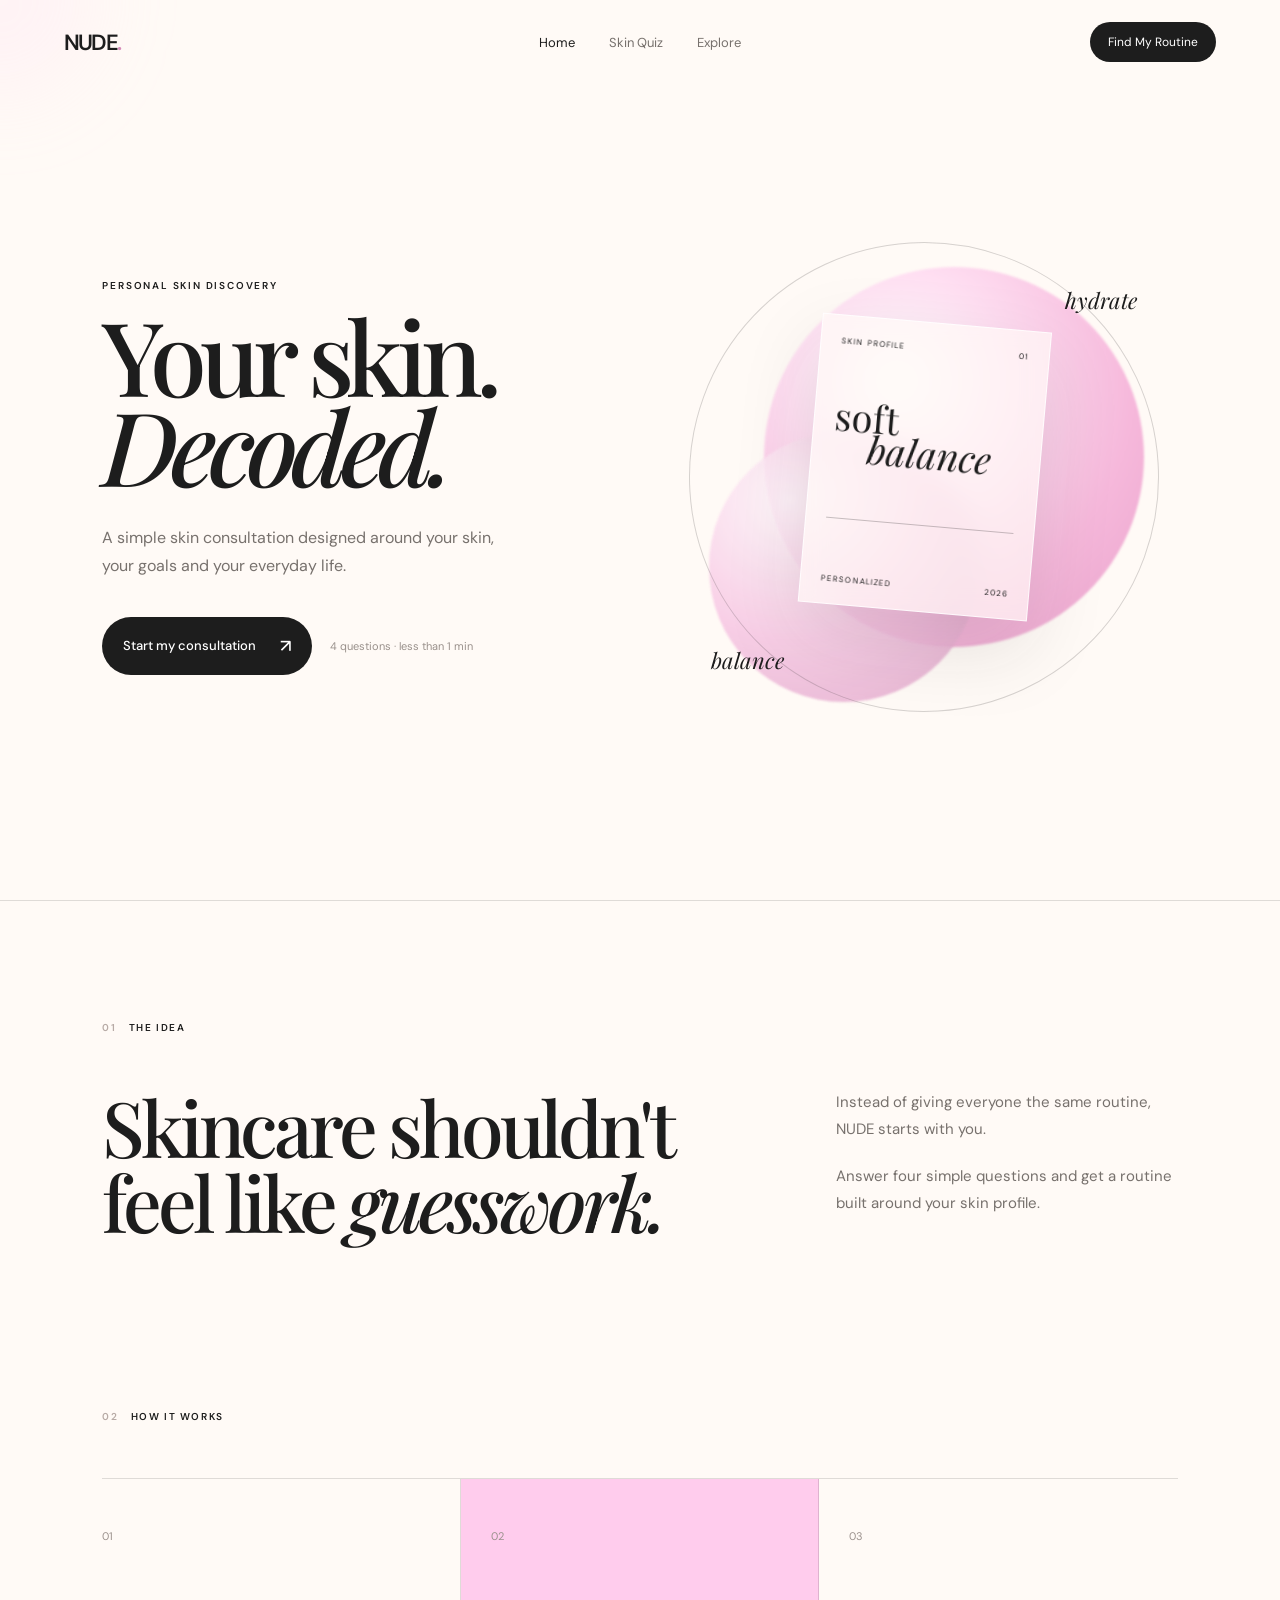
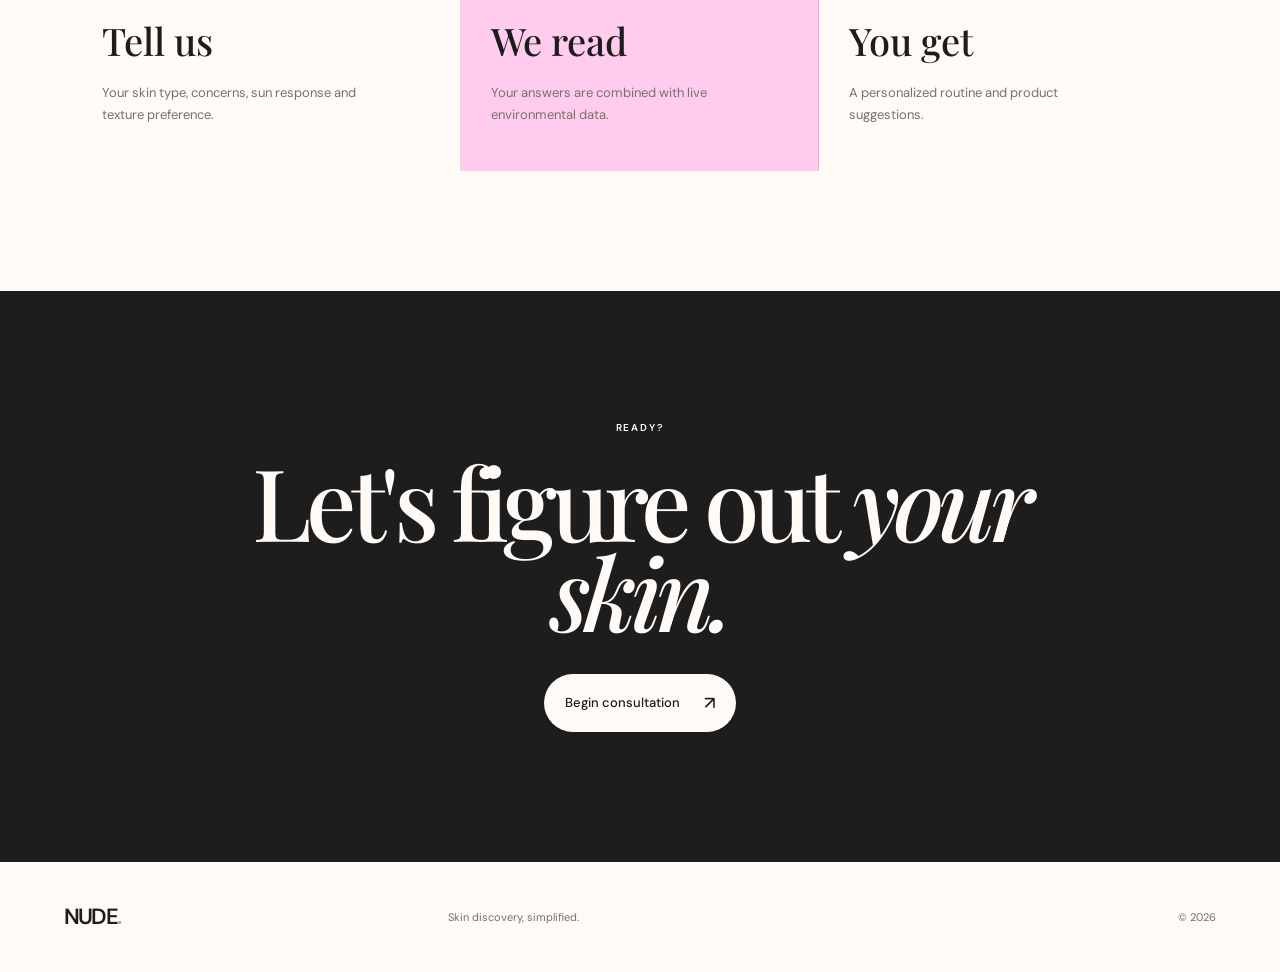
<file: index.html>
<!DOCTYPE html>
<html lang="en">
<head>
    <meta charset="UTF-8">
    <meta name="viewport" content="width=device-width, initial-scale=1.0">

    <title>NUDE — Your Skin, Decoded</title>

    <link rel="stylesheet" href="css/style.css">

    <link rel="preconnect" href="https://fonts.googleapis.com">
    <link rel="preconnect" href="https://fonts.gstatic.com" crossorigin>

    <link href="https://fonts.googleapis.com/css2?family=DM+Sans:wght@400;500;600&family=Playfair+Display:ital,wght@0,500;0,600;1,500;1,600&display=swap" rel="stylesheet">
</head>

<body>

    <div class="cursor-glow"></div>

    <!-- NAVIGATION -->
    <header class="nav">
        <a href="index.html" class="logo">NUDE<span>.</span></a>

        <nav class="nav-links">
            <a href="index.html" class="active">Home</a>
            <a href="quiz.html">Skin Quiz</a>
            <a href="products.html">Explore</a>
        </nav>

        <a href="quiz.html" class="nav-cta">
            Find My Routine
        </a>
    </header>


    <!-- HERO -->
    <main>

        <section class="hero">

            <div class="hero-copy">

                <p class="eyebrow reveal">
                    PERSONAL SKIN DISCOVERY
                </p>

                <h1 class="reveal delay-1">
                    Your skin.<br>
                    <em>Decoded.</em>
                </h1>

                <p class="hero-description reveal delay-2">
                    A simple skin consultation designed around
                    your skin, your goals and your everyday life.
                </p>

                <div class="hero-actions reveal delay-3">

                    <a href="quiz.html" class="button button-dark">
                        Start my consultation
                        <span>↗</span>
                    </a>

                    <span class="micro-copy">
                        4 questions · less than 1 min
                    </span>

                </div>

            </div>


            <!-- CSS-ONLY VISUAL -->
            <div class="hero-art">

                <div class="art-circle circle-one"></div>

                <div class="art-circle circle-two"></div>

                <div class="art-ring"></div>

                <div class="art-card">

                    <div class="art-card-top">
                        <span>SKIN PROFILE</span>
                        <span>01</span>
                    </div>

                    <div class="art-card-title">
                        <span>soft</span>
                        <span>balance</span>
                    </div>

                    <div class="art-line"></div>

                    <div class="art-card-bottom">
                        <span>PERSONALIZED</span>
                        <span>2026</span>
                    </div>

                </div>

                <div class="floating-word word-one">
                    hydrate
                </div>

                <div class="floating-word word-two">
                    balance
                </div>

            </div>

        </section>


        <!-- INTRO -->
        <section class="intro section-padding">

            <div class="section-label">
                <span>01</span>
                THE IDEA
            </div>

            <div class="intro-grid">

                <h2>
                    Skincare shouldn't feel
                    like <em>guesswork.</em>
                </h2>

                <div>

                    <p>
                        Instead of giving everyone the same routine,
                        NUDE starts with you.
                    </p>

                    <p>
                        Answer four simple questions and get a
                        routine built around your skin profile.
                    </p>

                </div>

            </div>

        </section>


        <!-- PROCESS -->
        <section class="process section-padding">

            <div class="section-label">
                <span>02</span>
                HOW IT WORKS
            </div>

            <div class="process-grid">

                <article class="process-card">

                    <span class="process-number">01</span>

                    <h3>
                        Tell us
                    </h3>

                    <p>
                        Your skin type, concerns,
                        sun response and texture preference.
                    </p>

                </article>


                <article class="process-card featured">

                    <span class="process-number">02</span>

                    <h3>
                        We read
                    </h3>

                    <p>
                        Your answers are combined with
                        live environmental data.
                    </p>

                </article>


                <article class="process-card">

                    <span class="process-number">03</span>

                    <h3>
                        You get
                    </h3>

                    <p>
                        A personalized routine and
                        product suggestions.
                    </p>

                </article>

            </div>

        </section>


        <!-- CTA -->
        <section class="final-cta">

            <div class="final-cta-inner">

                <p class="eyebrow">
                    READY?
                </p>

                <h2>
                    Let's figure out
                    <em>your skin.</em>
                </h2>

                <a href="quiz.html" class="button button-light">
                    Begin consultation
                    <span>↗</span>
                </a>

            </div>

        </section>

    </main>


    <footer class="footer">

        <div class="logo">
            NUDE<span>.</span>
        </div>

        <p>
            Skin discovery, simplified.
        </p>

        <span>
            © 2026
        </span>

    </footer>


    <script src="js/main.js"></script>

</body>
</html>
</file>
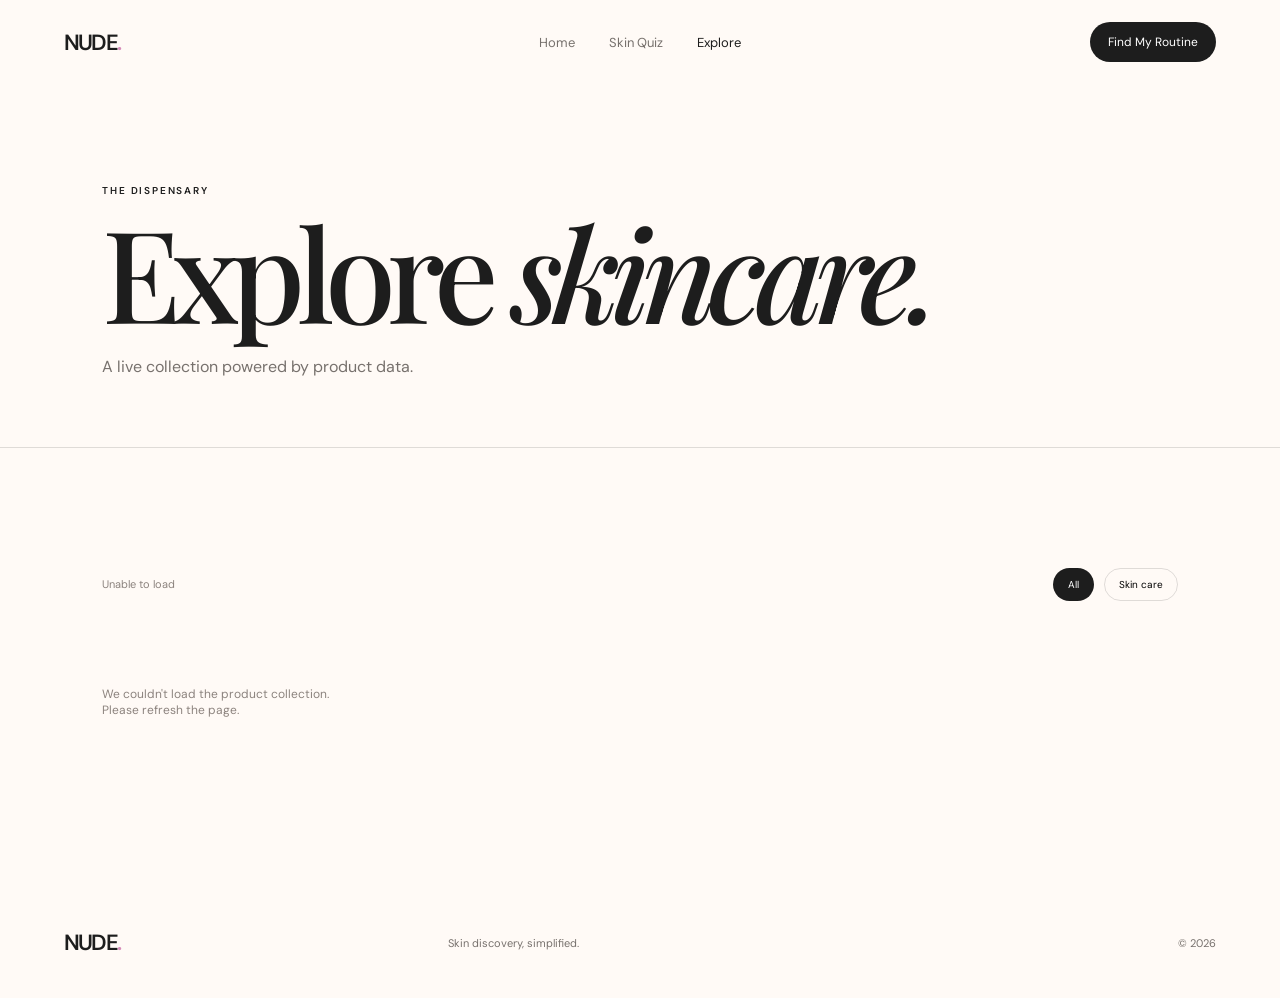
<file: products.html>
<!DOCTYPE html>
<html lang="en">
<head>

    <meta charset="UTF-8">
    <meta name="viewport" content="width=device-width, initial-scale=1.0">

    <title>NUDE — Explore</title>

    <link rel="stylesheet" href="css/style.css">

    <link rel="preconnect" href="https://fonts.googleapis.com">
    <link rel="preconnect" href="https://fonts.gstatic.com" crossorigin>

    <link href="https://fonts.googleapis.com/css2?family=DM+Sans:wght@400;500;600&family=Playfair+Display:ital,wght@0,500;0,600;1,500;1,600&display=swap" rel="stylesheet">

</head>

<body>

    <header class="nav">

        <a href="index.html" class="logo">
            NUDE<span>.</span>
        </a>

        <nav class="nav-links">
            <a href="index.html">Home</a>
            <a href="quiz.html">Skin Quiz</a>
            <a href="products.html" class="active">
                Explore
            </a>
        </nav>

        <a href="quiz.html" class="nav-cta">
            Find My Routine
        </a>

    </header>


    <main class="products-page">

        <section class="products-header">

            <p class="eyebrow">
                THE DISPENSARY
            </p>

            <h1>
                Explore
                <em>skincare.</em>
            </h1>

            <p>
                A live collection powered by product data.
            </p>

        </section>


        <section class="products-section section-padding">

            <div class="product-toolbar">

                <span id="productCount">
                    Loading...
                </span>

                <button
                    class="filter-button active-filter"
                    data-filter="all">
                    All
                </button>

                <button
                    class="filter-button"
                    data-filter="skin-care">
                    Skin care
                </button>

            </div>


            <div
                class="full-product-grid"
                id="productsGrid">

                <div class="product-loading">
                    Loading products...
                </div>

            </div>

        </section>

    </main>


    <footer class="footer">

        <div class="logo">
            NUDE<span>.</span>
        </div>

        <p>
            Skin discovery, simplified.
        </p>

        <span>
            © 2026
        </span>

    </footer>


    <script src="js/products.js"></script>

</body>
</html>
</file>
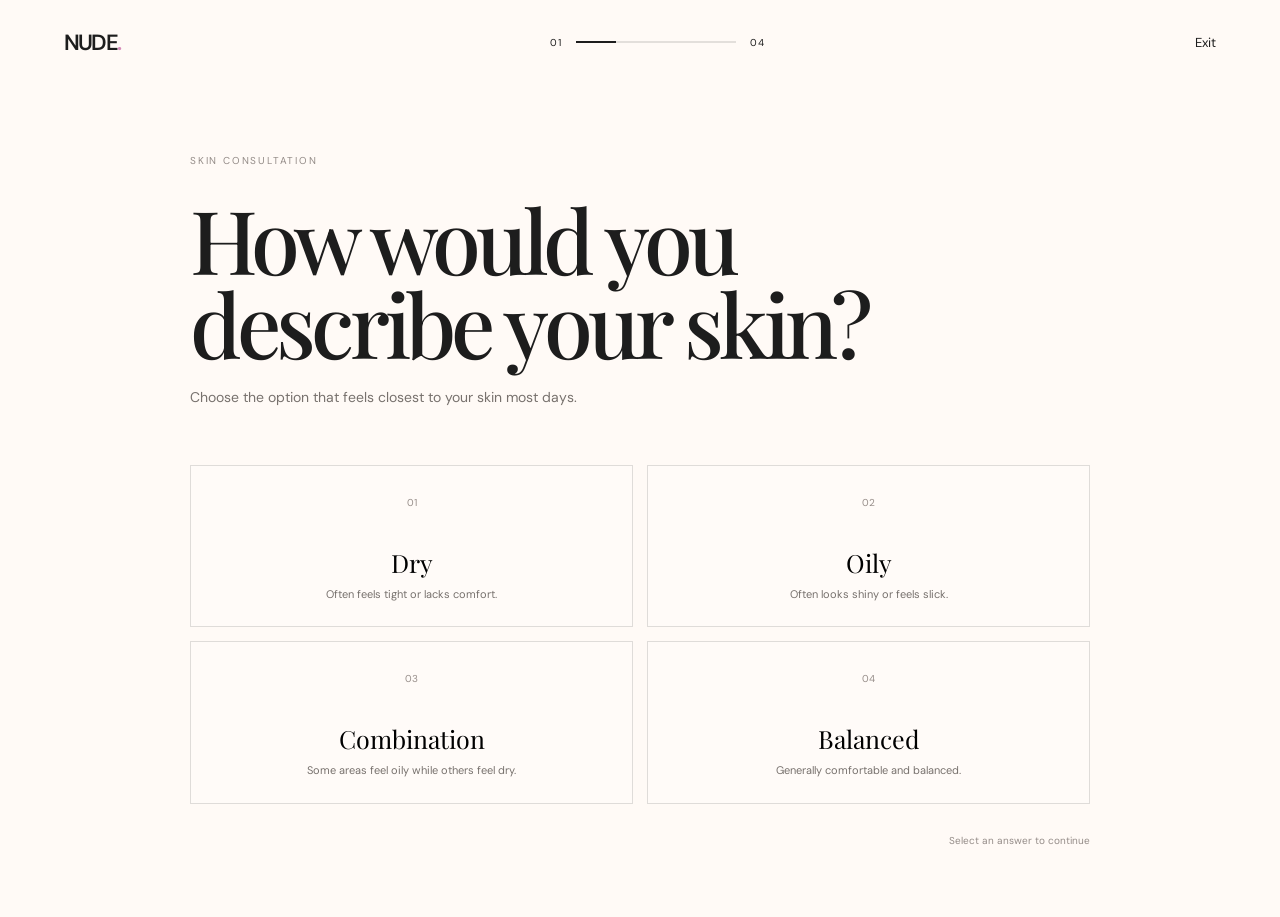
<file: quiz.html>
<!DOCTYPE html>
<html lang="en">
<head>

    <meta charset="UTF-8">
    <meta name="viewport" content="width=device-width, initial-scale=1.0">

    <title>NUDE — Skin Consultation</title>

    <link rel="stylesheet" href="css/style.css">

    <link rel="preconnect" href="https://fonts.googleapis.com">
    <link rel="preconnect" href="https://fonts.gstatic.com" crossorigin>

    <link href="https://fonts.googleapis.com/css2?family=DM+Sans:wght@400;500;600&family=Playfair+Display:ital,wght@0,500;0,600;1,500;1,600&display=swap" rel="stylesheet">

</head>

<body class="quiz-page">

    <header class="nav">

        <a href="index.html" class="logo">
            NUDE<span>.</span>
        </a>

        <div class="quiz-progress">

            <span id="questionNumber">
                01
            </span>

            <div class="progress-track">
                <div class="progress-fill" id="progressFill"></div>
            </div>

            <span>
                04
            </span>

        </div>

        <a href="index.html" class="nav-small">
            Exit
        </a>

    </header>


    <main class="quiz-container">

        <!-- QUESTION -->
        <section class="question-screen" id="questionScreen">

            <div class="question-meta">
                SKIN CONSULTATION
            </div>

            <h1 id="questionTitle">
                How would you describe
                your skin?
            </h1>

            <p id="questionDescription">
                Choose the option that feels closest
                to your skin most days.
            </p>


            <div class="answer-grid" id="answerGrid">
            </div>


            <div class="quiz-footer">

                <button
                    class="back-button"
                    id="backButton"
                    type="button">
                    ← Back
                </button>

                <span>
                    Select an answer to continue
                </span>

            </div>

        </section>


        <!-- LOADING -->
        <section class="analysis-screen hidden" id="analysisScreen">

            <div class="analysis-orbit">

                <div class="orbit-inner">
                    NUDE
                </div>

            </div>

            <p class="eyebrow">
                READING YOUR PROFILE
            </p>

            <h2>
                A moment.
            </h2>

            <div class="analysis-items">

                <span id="analysisOne">
                    ○ Skin profile
                </span>

                <span id="analysisTwo">
                    ○ Your goals
                </span>

                <span id="analysisThree">
                    ○ Environment
                </span>

            </div>

        </section>

    </main>


    <script src="js/quiz.js"></script>

</body>
</html>
</file>
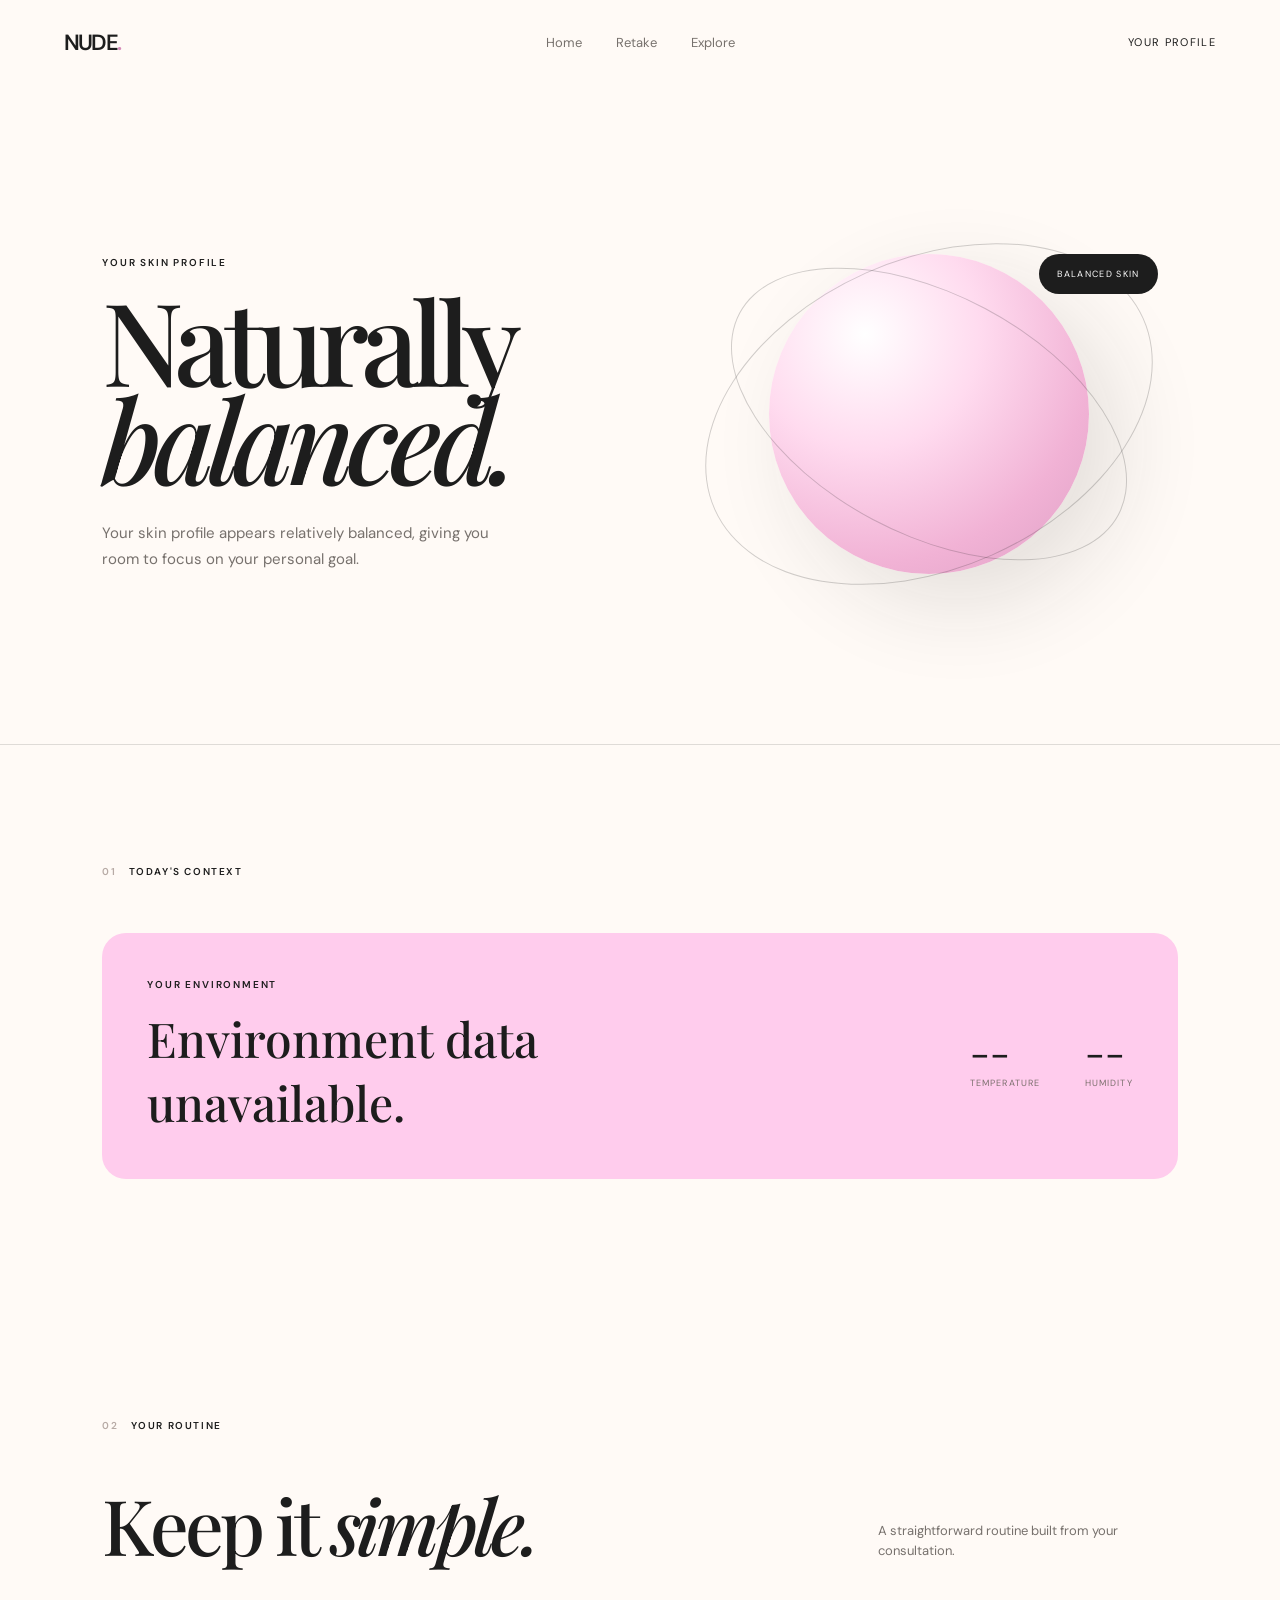
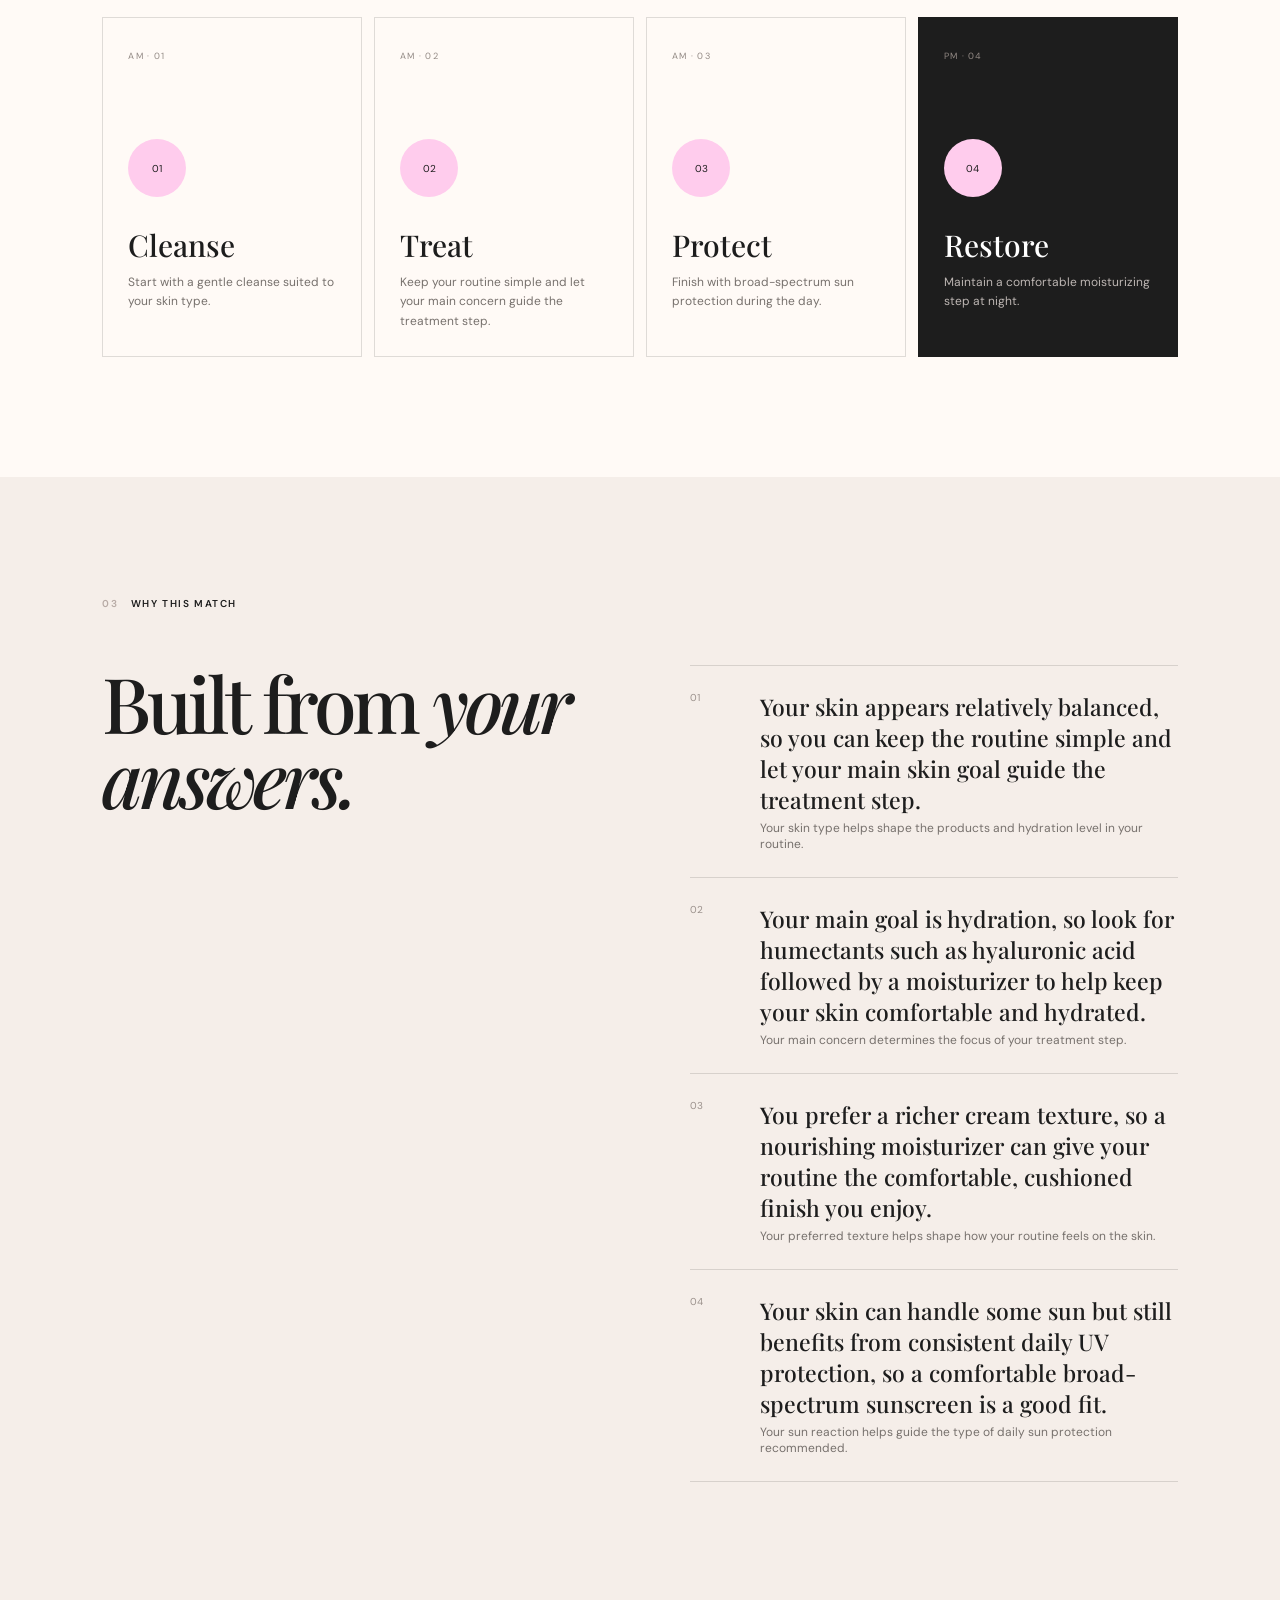
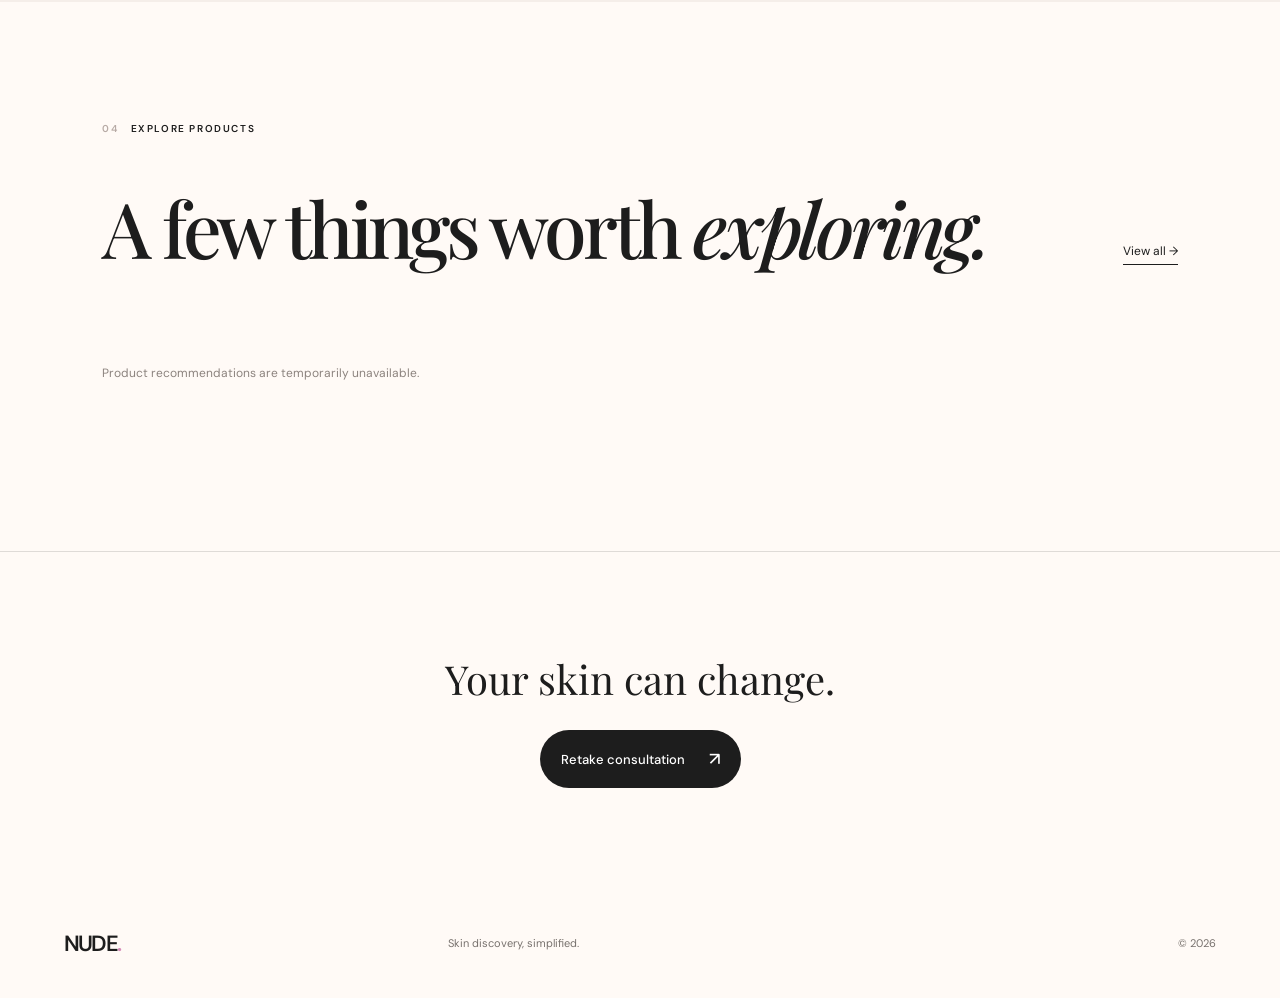
<file: results.html>
<!DOCTYPE html>
<html lang="en">
<head>

    <meta charset="UTF-8">
    <meta name="viewport" content="width=device-width, initial-scale=1.0">

    <title>NUDE — Your Skin Profile</title>

    <link rel="stylesheet" href="css/style.css">

    <link rel="preconnect" href="https://fonts.googleapis.com">
    <link rel="preconnect" href="https://fonts.gstatic.com" crossorigin>

    <link href="https://fonts.googleapis.com/css2?family=DM+Sans:wght@400;500;600&family=Playfair+Display:ital,wght@0,500;0,600;1,500;1,600&display=swap" rel="stylesheet">

</head>

<body>

    <header class="nav">

        <a href="index.html" class="logo">
            NUDE<span>.</span>
        </a>

        <nav class="nav-links">
            <a href="index.html">Home</a>
            <a href="quiz.html">Retake</a>
            <a href="products.html">Explore</a>
        </nav>

        <span class="profile-label">
            YOUR PROFILE
        </span>

    </header>


    <main class="results-page">

        <!-- PROFILE HERO -->
        <section class="profile-hero">

            <div class="profile-heading">

                <p class="eyebrow">
                    YOUR SKIN PROFILE
                </p>

                <h1 id="profileTitle">
                    Balanced<br>
                    <em>Skin.</em>
                </h1>

                <p id="profileDescription">
                    Your routine has been built around
                    your answers.
                </p>

            </div>


            <div class="profile-visual">

                <div class="profile-orb"></div>

                <div class="profile-orbit orbit-a"></div>
                <div class="profile-orbit orbit-b"></div>

                <div class="profile-tag">
                    <span id="profileType">
                        BALANCED
                    </span>
                </div>

            </div>

        </section>


        <!-- ENVIRONMENT -->
        <section class="environment-section section-padding">

            <div class="section-label">
                <span>01</span>
                TODAY'S CONTEXT
            </div>

            <div class="environment-card">

                <div>

                    <p class="eyebrow">
                        YOUR ENVIRONMENT
                    </p>

                    <h2 id="weatherText">
                        Reading your environment...
                    </h2>

                </div>

                <div class="weather-data">

                    <div>
                        <strong id="temperature">
                            --
                        </strong>

                        <span>
                            temperature
                        </span>
                    </div>

                    <div>
                        <strong id="humidity">
                            --
                        </strong>

                        <span>
                            humidity
                        </span>
                    </div>

                </div>

            </div>

        </section>


        <!-- ROUTINE -->
        <section class="routine-section section-padding">

            <div class="section-label">
                <span>02</span>
                YOUR ROUTINE
            </div>

            <div class="routine-heading">

                <h2>
                    Keep it
                    <em>simple.</em>
                </h2>

                <p>
                    A straightforward routine built from
                    your consultation.
                </p>

            </div>


            <div class="routine-grid">

                <article class="routine-card">

                    <span class="routine-time">
                        AM · 01
                    </span>

                    <div class="routine-icon">
                        01
                    </div>

                    <h3>
                        Cleanse
                    </h3>

                    <p>
                        Start with a gentle cleanse
                        suited to your skin type.
                    </p>

                </article>


                <article class="routine-card">

                    <span class="routine-time">
                        AM · 02
                    </span>

                    <div class="routine-icon">
                        02
                    </div>

                    <h3>
                        Treat
                    </h3>

                    <p id="treatmentText">
                        Choose a targeted step
                        based on your main concern.
                    </p>

                </article>


                <article class="routine-card">

                    <span class="routine-time">
                        AM · 03
                    </span>

                    <div class="routine-icon">
                        03
                    </div>

                    <h3>
                        Protect
                    </h3>

                    <p>
                        Finish with broad-spectrum
                        sun protection during the day.
                    </p>

                </article>


                <article class="routine-card evening-card">

                    <span class="routine-time">
                        PM · 04
                    </span>

                    <div class="routine-icon">
                        04
                    </div>

                    <h3>
                        Restore
                    </h3>

                    <p id="eveningText">
                        End the day with a comfortable
                        moisturizing step.
                    </p>

                </article>

            </div>

        </section>


        <!-- WHY -->
<section class="why-section section-padding">

    <div class="section-label">
        <span>03</span>
        WHY THIS MATCH
    </div>

    <div class="why-grid">

        <h2>
            Built from
            <em>your answers.</em>
        </h2>

        <div class="why-list">

            <!-- SKIN TYPE -->
            <div class="why-item">

                <span>
                    01
                </span>

                <div>
                    <strong id="whySkin">
                        Skin type
                    </strong>

                    <p>
                        Your skin type helps shape the
                        products and hydration level in your routine.
                    </p>
                </div>

            </div>


            <!-- MAIN CONCERN -->
            <div class="why-item">

                <span>
                    02
                </span>

                <div>
                    <strong id="whyGoal">
                        Main concern
                    </strong>

                    <p>
                        Your main concern determines the
                        focus of your treatment step.
                    </p>
                </div>

            </div>


            <!-- TEXTURE -->
            <div class="why-item">

                <span>
                    03
                </span>

                <div>
                    <strong id="whyTexture">
                        Texture
                    </strong>

                    <p>
                        Your preferred texture helps shape
                        how your routine feels on the skin.
                    </p>
                </div>

            </div>


            <!-- SUN REACTION -->
            <div class="why-item">

                <span>
                    04
                </span>

                <div>
                    <strong id="whySun">
                        Sun reaction
                    </strong>

                    <p>
                        Your sun reaction helps guide
                        the type of daily sun protection recommended.
                    </p>
                </div>

            </div>

        </div>

    </div>

</section>


        <!-- PRODUCTS -->
        <section class="recommendation-section section-padding">

            <div class="section-label">
                <span>04</span>
                EXPLORE PRODUCTS
            </div>

            <div class="recommendation-heading">

                <h2>
                    A few things
                    worth <em>exploring.</em>
                </h2>

                <a href="products.html" class="text-link">
                    View all →
                </a>

            </div>

            <div class="product-grid" id="recommendedProducts">

                <div class="product-loading">
                    Loading recommendations...
                </div>

            </div>

        </section>


        <!-- RETAKE -->
        <section class="result-end">

            <p>
                Your skin can change.
            </p>

            <a href="quiz.html" class="button button-dark">
                Retake consultation
                <span>↗</span>
            </a>

        </section>

    </main>


    <footer class="footer">

        <div class="logo">
            NUDE<span>.</span>
        </div>

        <p>
            Skin discovery, simplified.
        </p>

        <span>
            © 2026
        </span>

    </footer>


    <script src="js/results.js"></script>

</body>
</html>
</file>
<file: css/style.css>
:root {

    --pink: #FFCCED;
    --cream: #FFFAF6;
    --black: #1D1D1D;

    --muted: #77716d;
    --line: rgba(29, 29, 29, 0.14);

    --serif: "Playfair Display", Georgia, serif;
    --sans: "DM Sans", Arial, sans-serif;

    --radius: 24px;
}


* {
    margin: 0;
    padding: 0;
    box-sizing: border-box;
}


html {
    scroll-behavior: smooth;
}


body {
    background: var(--cream);
    color: var(--black);
    font-family: var(--sans);
    overflow-x: hidden;
}


a {
    color: inherit;
    text-decoration: none;
}


button {
    font: inherit;
}


::selection {
    background: var(--pink);
    color: var(--black);
}


/* =========================
   NAVIGATION
========================= */

.nav {
    width: 100%;
    min-height: 84px;

    padding: 0 5vw;

    display: flex;
    align-items: center;
    justify-content: space-between;

    position: relative;
    z-index: 20;
}


.logo {
    font-size: 22px;
    font-weight: 600;
    letter-spacing: -0.08em;
}


.logo span {
    color: #d58bb8;
}


.nav-links {
    display: flex;
    gap: 34px;

    position: absolute;
    left: 50%;
    transform: translateX(-50%);
}


.nav-links a {
    font-size: 13px;
    color: #77716d;
    transition: 0.3s ease;
}


.nav-links a:hover,
.nav-links a.active {
    color: var(--black);
}


.nav-cta {
    background: var(--black);
    color: white;

    padding: 12px 18px;

    border-radius: 999px;

    font-size: 12px;

    transition: 0.3s ease;
}


.nav-cta:hover {
    transform: translateY(-2px);
}


.nav-small {
    font-size: 13px;
}


.profile-label {
    font-size: 11px;
    letter-spacing: 0.12em;
}


/* =========================
   GLOBAL
========================= */

.eyebrow {
    font-size: 10px;
    letter-spacing: 0.18em;
    font-weight: 600;
}


.section-padding {
    padding: 120px 8vw;
}


.section-label {
    display: flex;
    align-items: center;
    gap: 12px;

    font-size: 10px;
    letter-spacing: 0.16em;
    font-weight: 600;

    margin-bottom: 55px;
}


.section-label span {
    color: #b7aaa5;
}


.button {
    display: inline-flex;
    align-items: center;
    gap: 24px;

    padding: 17px 21px;

    border-radius: 999px;

    font-size: 13px;
    font-weight: 500;

    transition:
        transform 0.3s ease,
        box-shadow 0.3s ease;
}


.button span {
    font-size: 18px;
}


.button:hover {
    transform: translateY(-3px);
}


.button-dark {
    background: var(--black);
    color: white;
}


.button-light {
    background: var(--cream);
    color: var(--black);
}


/* =========================
   HERO
========================= */

.hero {
    min-height: calc(100vh - 84px);

    padding: 70px 8vw 100px;

    display: grid;
    grid-template-columns: 1fr 1fr;

    align-items: center;

    gap: 60px;
}


.hero-copy {
    max-width: 650px;
}


.hero h1 {
    margin-top: 18px;

    font-family: var(--serif);

    font-size: clamp(64px, 8vw, 128px);

    line-height: 0.88;

    font-weight: 500;

    letter-spacing: -0.07em;
}


.hero h1 em,
h2 em,
h1 em {
    font-style: italic;
    font-weight: 500;
}


.hero-description {
    max-width: 420px;

    margin-top: 34px;

    font-size: 16px;

    line-height: 1.7;

    color: var(--muted);
}


.hero-actions {
    margin-top: 38px;

    display: flex;
    align-items: center;

    gap: 18px;
}


.micro-copy {
    color: #99908b;
    font-size: 11px;
}


/* =========================
   CSS HERO ART
========================= */

.hero-art {
    height: 600px;

    position: relative;

    display: flex;
    align-items: center;
    justify-content: center;
}


.art-circle {
    position: absolute;

    border-radius: 50%;

    filter: blur(1px);
}


.circle-one {
    width: 380px;
    height: 380px;

    background:
        radial-gradient(
            circle at 35% 30%,
            #ffffff 0%,
            #ffdff2 30%,
            #f6b8db 65%,
            #e8a1ca 100%
        );

    transform: translate(30px, -20px);
}


.circle-two {
    width: 270px;
    height: 270px;

    background:
        radial-gradient(
            circle at 30% 25%,
            #fff7fb,
            #f7c6e3 50%,
            #dda1c6
        );

    transform: translate(-80px, 90px);

    opacity: 0.85;
}


.art-ring {
    width: 470px;
    height: 470px;

    border: 1px solid rgba(29,29,29,0.18);

    border-radius: 50%;

    transform: rotate(-25deg);

    position: absolute;
}


.art-card {
    width: 230px;
    height: 290px;

    padding: 20px;

    background: rgba(255, 250, 246, 0.65);

    border: 1px solid rgba(255,255,255,0.8);

    backdrop-filter: blur(14px);

    box-shadow:
        0 30px 80px rgba(29,29,29,0.12);

    position: relative;

    z-index: 4;

    transform:
        rotate(5deg)
        translateY(-10px);

    display: flex;
    flex-direction: column;
    justify-content: space-between;
}


.art-card-top,
.art-card-bottom {
    display: flex;
    justify-content: space-between;

    font-size: 8px;
    letter-spacing: 0.14em;
}


.art-card-title {
    font-family: var(--serif);

    font-size: 38px;

    line-height: 0.8;

    display: flex;
    flex-direction: column;
}


.art-card-title span:last-child {
    margin-left: 35px;
    font-style: italic;
}


.art-line {
    height: 1px;
    background: var(--black);
    opacity: 0.25;
}


.floating-word {
    position: absolute;

    font-family: var(--serif);

    font-style: italic;

    font-size: 22px;

    z-index: 6;
}


.word-one {
    right: 8%;
    top: 18%;
}


.word-two {
    left: 8%;
    bottom: 17%;
}


/* =========================
   REVEAL
========================= */

.reveal {
    animation: revealUp 0.9s ease both;
}


.delay-1 {
    animation-delay: 0.12s;
}


.delay-2 {
    animation-delay: 0.22s;
}


.delay-3 {
    animation-delay: 0.32s;
}


@keyframes revealUp {

    from {
        opacity: 0;
        transform: translateY(25px);
    }

    to {
        opacity: 1;
        transform: translateY(0);
    }

}


/* =========================
   INTRO
========================= */

.intro {
    border-top: 1px solid var(--line);
}


.intro-grid {
    display: grid;
    grid-template-columns: 1.3fr 0.7fr;

    gap: 100px;
}


.intro h2,
.routine-heading h2,
.why-grid h2,
.recommendation-heading h2 {
    font-family: var(--serif);

    font-size: clamp(48px, 6vw, 82px);

    line-height: 0.98;

    letter-spacing: -0.055em;

    font-weight: 500;
}


.intro-grid > div {
    max-width: 390px;
}


.intro-grid p {
    color: var(--muted);

    line-height: 1.8;

    margin-bottom: 20px;

    font-size: 15px;
}


/* =========================
   PROCESS
========================= */

.process {
    padding-top: 50px;
}


.process-grid {
    display: grid;
    grid-template-columns: repeat(3, 1fr);

    border-top: 1px solid var(--line);
}


.process-card {
    padding: 45px 30px 45px 0;

    border-right: 1px solid var(--line);
}


.process-card:not(:first-child) {
    padding-left: 30px;
}


.process-card:last-child {
    border-right: none;
}


.process-number {
    font-size: 11px;
    color: #9b918d;
}


.process-card h3 {
    margin-top: 70px;

    font-family: var(--serif);

    font-size: 38px;

    font-weight: 500;
}


.process-card p {
    margin-top: 16px;

    max-width: 260px;

    font-size: 13px;

    line-height: 1.7;

    color: var(--muted);
}


.process-card.featured {
    background: var(--pink);

    padding-right: 30px;
}


/* =========================
   FINAL CTA
========================= */

.final-cta {
    padding: 130px 8vw;

    background: var(--black);

    color: var(--cream);

    text-align: center;
}


.final-cta-inner {
    max-width: 800px;

    margin: auto;
}


.final-cta h2 {
    margin: 22px auto 38px;

    font-family: var(--serif);

    font-size: clamp(55px, 8vw, 100px);

    line-height: 0.9;

    font-weight: 500;

    letter-spacing: -0.06em;
}


/* =========================
   FOOTER
========================= */

.footer {
    min-height: 110px;

    padding: 30px 5vw;

    display: grid;

    grid-template-columns: 1fr 1fr 1fr;

    align-items: center;

    font-size: 11px;

    color: #77716d;
}


.footer .logo {
    color: var(--black);
}


.footer span:last-child {
    text-align: right;
}


/* =========================
   QUIZ
========================= */

.quiz-page {
    min-height: 100vh;
}


.quiz-progress {
    display: flex;
    align-items: center;
    gap: 14px;

    font-size: 10px;
    letter-spacing: 0.1em;
}


.progress-track {
    width: 160px;
    height: 2px;

    background: rgba(29,29,29,0.12);
}


.progress-fill {
    height: 100%;
    width: 25%;

    background: var(--black);

    transition: width 0.5s ease;
}


.quiz-container {
    min-height: calc(100vh - 84px);

    display: flex;

    justify-content: center;

    align-items: center;

    padding: 70px 6vw;
}


.question-screen {
    width: min(900px, 100%);
}


.question-meta {
    font-size: 10px;

    letter-spacing: 0.18em;

    margin-bottom: 30px;

    color: #938b87;
}


.question-screen h1 {
    max-width: 750px;

    font-family: var(--serif);

    font-size: clamp(50px, 7vw, 88px);

    line-height: 0.95;

    letter-spacing: -0.055em;

    font-weight: 500;
}


.question-screen > p {
    margin-top: 22px;

    max-width: 520px;

    color: var(--muted);

    line-height: 1.7;

    font-size: 14px;
}


.answer-grid {
    display: grid;

    grid-template-columns: repeat(2, 1fr);

    gap: 14px;

    margin-top: 55px;
}


.answer-card {
    position: relative;

    min-height: 130px;

    padding: 24px;

    border: 1px solid var(--line);

    background: rgba(255,255,255,0.18);

    cursor: pointer;

    transition:
        transform 0.3s ease,
        background 0.3s ease,
        border 0.3s ease;
}


.answer-card:hover {
    transform: translateY(-5px);

    background: var(--pink);

    border-color: transparent;
}


.answer-card.selected {
    background: var(--pink);

    border-color: var(--black);

    transform: translateY(-5px);
}


.answer-number {
    font-size: 10px;

    color: #968d89;
}


.answer-title {
    display: block;

    margin-top: 35px;

    font-family: var(--serif);

    font-size: 25px;
}


.answer-description {
    display: block;

    margin-top: 7px;

    font-size: 11px;

    line-height: 1.5;

    color: var(--muted);
}


.quiz-footer {
    display: flex;

    justify-content: space-between;

    align-items: center;

    margin-top: 30px;

    font-size: 10px;

    color: #938b87;
}


.back-button {
    border: none;

    background: transparent;

    cursor: pointer;

    color: var(--black);

    opacity: 0;

    pointer-events: none;
}


.back-button.visible {
    opacity: 1;

    pointer-events: auto;
}


/* =========================
   ANALYSIS
========================= */

.hidden {
    display: none !important;
}


.analysis-screen {
    text-align: center;

    width: 100%;

    animation: fadeIn 0.5s ease;
}


.analysis-orbit {
    width: 170px;
    height: 170px;

    border-radius: 50%;

    border: 1px solid var(--black);

    margin: 0 auto 50px;

    display: flex;

    align-items: center;
    justify-content: center;

    animation: spin 6s linear infinite;
}


.orbit-inner {
    width: 110px;
    height: 110px;

    border-radius: 50%;

    background: var(--pink);

    display: flex;

    align-items: center;
    justify-content: center;

    font-size: 11px;
    font-weight: 600;

    animation: spinReverse 6s linear infinite;
}


.analysis-screen h2 {
    font-family: var(--serif);

    font-size: 55px;

    font-weight: 500;

    margin-top: 15px;
}


.analysis-items {
    margin: 35px auto 0;

    display: flex;
    justify-content: center;

    gap: 25px;

    font-size: 10px;

    color: #8c8480;
}


@keyframes spin {

    to {
        transform: rotate(360deg);
    }

}


@keyframes spinReverse {

    to {
        transform: rotate(-360deg);
    }

}


@keyframes fadeIn {

    from {
        opacity: 0;
    }

    to {
        opacity: 1;
    }

}


/* =========================
   RESULTS
========================= */

.profile-hero {
    min-height: 650px;

    padding: 80px 8vw;

    display: grid;

    grid-template-columns: 1fr 1fr;

    align-items: center;

    gap: 80px;
}


.profile-heading h1 {
    margin-top: 22px;

    font-family: var(--serif);

    font-size: clamp(70px, 9vw, 130px);

    line-height: 0.85;

    letter-spacing: -0.07em;

    font-weight: 500;
}


.profile-heading > p:last-child {
    max-width: 420px;

    margin-top: 35px;

    color: var(--muted);

    line-height: 1.7;

    font-size: 15px;
}


.profile-visual {
    height: 500px;

    position: relative;

    display: flex;

    justify-content: center;

    align-items: center;
}


.profile-orb {
    width: 320px;
    height: 320px;

    border-radius: 50%;

    background:
        radial-gradient(
            circle at 30% 25%,
            #ffffff,
            #ffdbef 35%,
            #f1b2d5 70%,
            #dd9fc4
        );

    box-shadow:
        30px 30px 90px rgba(29,29,29,0.12);

    animation: breathe 5s ease-in-out infinite;
}


.profile-orbit {
    position: absolute;

    border: 1px solid rgba(29,29,29,0.2);

    border-radius: 50%;
}


.orbit-a {
    width: 430px;
    height: 240px;

    transform: rotate(28deg);
}


.orbit-b {
    width: 470px;
    height: 310px;

    transform: rotate(-24deg);
}


.profile-tag {
    position: absolute;

    right: 4%;
    top: 18%;

    padding: 14px 18px;

    background: var(--black);

    color: white;

    border-radius: 999px;

    font-size: 9px;

    letter-spacing: 0.15em;
}


@keyframes breathe {

    0%,
    100% {
        transform: scale(1);
    }

    50% {
        transform: scale(1.04);
    }

}


/* =========================
   ENVIRONMENT
========================= */

.environment-section {
    border-top: 1px solid var(--line);
}


.environment-card {
    background: var(--pink);

    padding: 45px;

    display: flex;

    justify-content: space-between;

    align-items: center;

    border-radius: var(--radius);
}


.environment-card h2 {
    font-family: var(--serif);

    font-size: 48px;

    font-weight: 500;

    margin-top: 15px;

    max-width: 600px;
}


.weather-data {
    display: flex;

    gap: 45px;
}


.weather-data div {
    display: flex;

    flex-direction: column;
}


.weather-data strong {
    font-family: var(--serif);

    font-size: 40px;

    font-weight: 500;
}


.weather-data span {
    font-size: 9px;

    text-transform: uppercase;

    letter-spacing: 0.12em;

    color: #7c706e;
}


/* =========================
   ROUTINE
========================= */

.routine-heading {
    display: flex;

    justify-content: space-between;

    align-items: end;

    margin-bottom: 55px;
}


.routine-heading p {
    max-width: 300px;

    color: var(--muted);

    font-size: 13px;

    line-height: 1.6;
}


.routine-grid {
    display: grid;

    grid-template-columns: repeat(4, 1fr);

    gap: 12px;
}


.routine-card {
    min-height: 330px;

    padding: 25px;

    border: 1px solid var(--line);

    position: relative;

    transition:
        transform 0.3s ease,
        background 0.3s ease;
}


.routine-card:hover {
    transform: translateY(-6px);

    background: var(--pink);
}


.routine-time {
    font-size: 9px;

    letter-spacing: 0.14em;

    color: #938a85;
}


.routine-icon {
    width: 58px;
    height: 58px;

    margin-top: 75px;

    border-radius: 50%;

    background: var(--pink);

    display: flex;

    align-items: center;
    justify-content: center;

    font-size: 10px;
}


.routine-card h3 {
    font-family: var(--serif);

    font-size: 30px;

    font-weight: 500;

    margin-top: 28px;
}


.routine-card p {
    color: var(--muted);

    font-size: 12px;

    line-height: 1.6;

    margin-top: 8px;
}


.evening-card {
    background: var(--black);

    color: white;
}


.evening-card .routine-icon {
    background: var(--pink);

    color: var(--black);
}


.evening-card p {
    color: #bdb6b3;
}


/* =========================
   WHY
========================= */

.why-section {
    background: #f5eee9;
}


.why-grid {
    display: grid;

    grid-template-columns: 1fr 1fr;

    gap: 100px;
}


.why-list {
    border-top: 1px solid var(--line);
}


.why-item {
    display: grid;

    grid-template-columns: 50px 1fr;

    gap: 20px;

    padding: 25px 0;

    border-bottom: 1px solid var(--line);
}


.why-item > span {
    color: #9a908b;

    font-size: 10px;
}


.why-item strong {
    font-family: var(--serif);

    font-size: 23px;

    font-weight: 500;
}


.why-item p {
    margin-top: 5px;

    color: var(--muted);

    font-size: 12px;
}


/* =========================
   PRODUCTS
========================= */

.recommendation-heading {
    display: flex;

    justify-content: space-between;

    align-items: end;

    margin-bottom: 50px;
}


.text-link {
    font-size: 12px;

    border-bottom: 1px solid var(--black);

    padding-bottom: 5px;
}


.product-grid {
    display: grid;

    grid-template-columns: repeat(3, 1fr);

    gap: 16px;
}


.product-card {
    overflow: hidden;

    background: white;

    border: 1px solid var(--line);

    transition:
        transform 0.3s ease,
        box-shadow 0.3s ease;
}


.product-card:hover {
    transform: translateY(-6px);

    box-shadow:
        0 25px 60px rgba(29,29,29,0.08);
}


.product-image {
    width: 100%;

    aspect-ratio: 1 / 1;

    object-fit: cover;

    background: var(--pink);

    display: block;
}


.product-info {
    padding: 22px;
}


.product-brand {
    font-size: 9px;

    text-transform: uppercase;

    letter-spacing: 0.14em;

    color: #968d88;
}


.product-name {
    margin-top: 8px;

    font-family: var(--serif);

    font-size: 22px;

    font-weight: 500;

    line-height: 1.05;
}


.product-bottom {
    display: flex;

    justify-content: space-between;

    align-items: center;

    margin-top: 20px;
}


.product-price {
    font-size: 12px;

    font-weight: 600;
}


.product-rating {
    font-size: 10px;

    color: #77716d;
}


.product-loading {
    padding: 50px 0;

    color: #8c837e;

    font-size: 12px;
}


/* =========================
   PRODUCTS PAGE
========================= */

.products-header {
    padding: 100px 8vw 70px;

    border-bottom: 1px solid var(--line);
}


.products-header h1 {
    margin-top: 20px;

    font-family: var(--serif);

    font-size: clamp(70px, 10vw, 140px);

    line-height: 0.85;

    letter-spacing: -0.07em;

    font-weight: 500;
}


.products-header > p:last-child {
    margin-top: 30px;

    color: var(--muted);
}


.product-toolbar {
    display: flex;

    align-items: center;

    gap: 10px;

    margin-bottom: 35px;
}


.product-toolbar > span {
    margin-right: auto;

    font-size: 11px;

    color: #8c837e;
}


.filter-button {
    border: 1px solid var(--line);

    background: transparent;

    padding: 9px 14px;

    border-radius: 999px;

    font-size: 10px;

    cursor: pointer;
}


.filter-button.active-filter {
    background: var(--black);

    color: white;
}


.full-product-grid {
    display: grid;

    grid-template-columns: repeat(4, 1fr);

    gap: 14px;
}


/* =========================
   RESULT END
========================= */

.result-end {
    padding: 100px 8vw;

    text-align: center;

    border-top: 1px solid var(--line);
}


.result-end p {
    font-family: var(--serif);

    font-size: 40px;

    margin-bottom: 25px;
}


/* =========================
   CURSOR
========================= */

.cursor-glow {
    width: 200px;
    height: 200px;

    border-radius: 50%;

    position: fixed;

    pointer-events: none;

    background: rgba(255,204,237,0.15);

    filter: blur(40px);

    transform: translate(-50%, -50%);

    z-index: 0;
}


/* =========================
   RESPONSIVE
========================= */

@media (max-width: 900px) {

    .nav {
        padding: 0 5vw;
    }


    .nav-links {
        display: none;
    }


    .hero {
        grid-template-columns: 1fr;

        padding-top: 60px;
    }


    .hero-art {
        height: 480px;
    }


    .intro-grid,
    .why-grid {
        grid-template-columns: 1fr;

        gap: 50px;
    }


    .process-grid {
        grid-template-columns: 1fr;
    }


    .process-card,
    .process-card:not(:first-child) {
        border-right: none;

        border-bottom: 1px solid var(--line);

        padding: 35px 0;
    }


    .process-card h3 {
        margin-top: 35px;
    }


    .profile-hero {
        grid-template-columns: 1fr;

        min-height: auto;

        padding-top: 70px;
    }


    .profile-visual {
        height: 450px;
    }


    .routine-grid {
        grid-template-columns: repeat(2, 1fr);
    }


    .full-product-grid {
        grid-template-columns: repeat(2, 1fr);
    }


    .product-grid {
        grid-template-columns: repeat(2, 1fr);
    }

}


@media (max-width: 600px) {

    .section-padding {
        padding: 80px 6vw;
    }


    .nav {
        min-height: 72px;
    }


    .nav-cta {
        padding: 10px 13px;

        font-size: 10px;
    }


    .hero {
        padding: 55px 6vw 80px;
    }


    .hero h1 {
        font-size: 65px;
    }


    .hero-actions {
        flex-direction: column;

        align-items: flex-start;
    }


    .hero-art {
        height: 380px;
    }


    .circle-one {
        width: 260px;
        height: 260px;
    }


    .circle-two {
        width: 190px;
        height: 190px;
    }


    .art-ring {
        width: 330px;
        height: 330px;
    }


    .art-card {
        width: 180px;
        height: 235px;
    }


    .floating-word {
        font-size: 16px;
    }


    .intro h2,
    .routine-heading h2,
    .why-grid h2,
    .recommendation-heading h2 {
        font-size: 50px;
    }


    .answer-grid {
        grid-template-columns: 1fr;
    }


    .answer-card {
        min-height: 110px;
    }


    .quiz-footer {
        align-items: flex-start;
    }


    .analysis-items {
        flex-direction: column;
    }


    .environment-card {
        padding: 30px;

        flex-direction: column;

        align-items: flex-start;

        gap: 35px;
    }


    .environment-card h2 {
        font-size: 38px;
    }


    .weather-data {
        gap: 30px;
    }


    .routine-grid,
    .product-grid,
    .full-product-grid {
        grid-template-columns: 1fr;
    }


    .routine-card {
        min-height: 280px;
    }


    .routine-heading,
    .recommendation-heading {
        display: block;
    }


    .routine-heading p {
        margin-top: 20px;
    }


    .recommendation-heading .text-link {
        display: inline-block;

        margin-top: 25px;
    }


    .footer {
        grid-template-columns: 1fr;

        gap: 15px;
    }


    .footer span:last-child {
        text-align: left;
    }


    .product-toolbar {
        flex-wrap: wrap;
    }


    .product-toolbar > span {
        width: 100%;
    }

}
</file>
